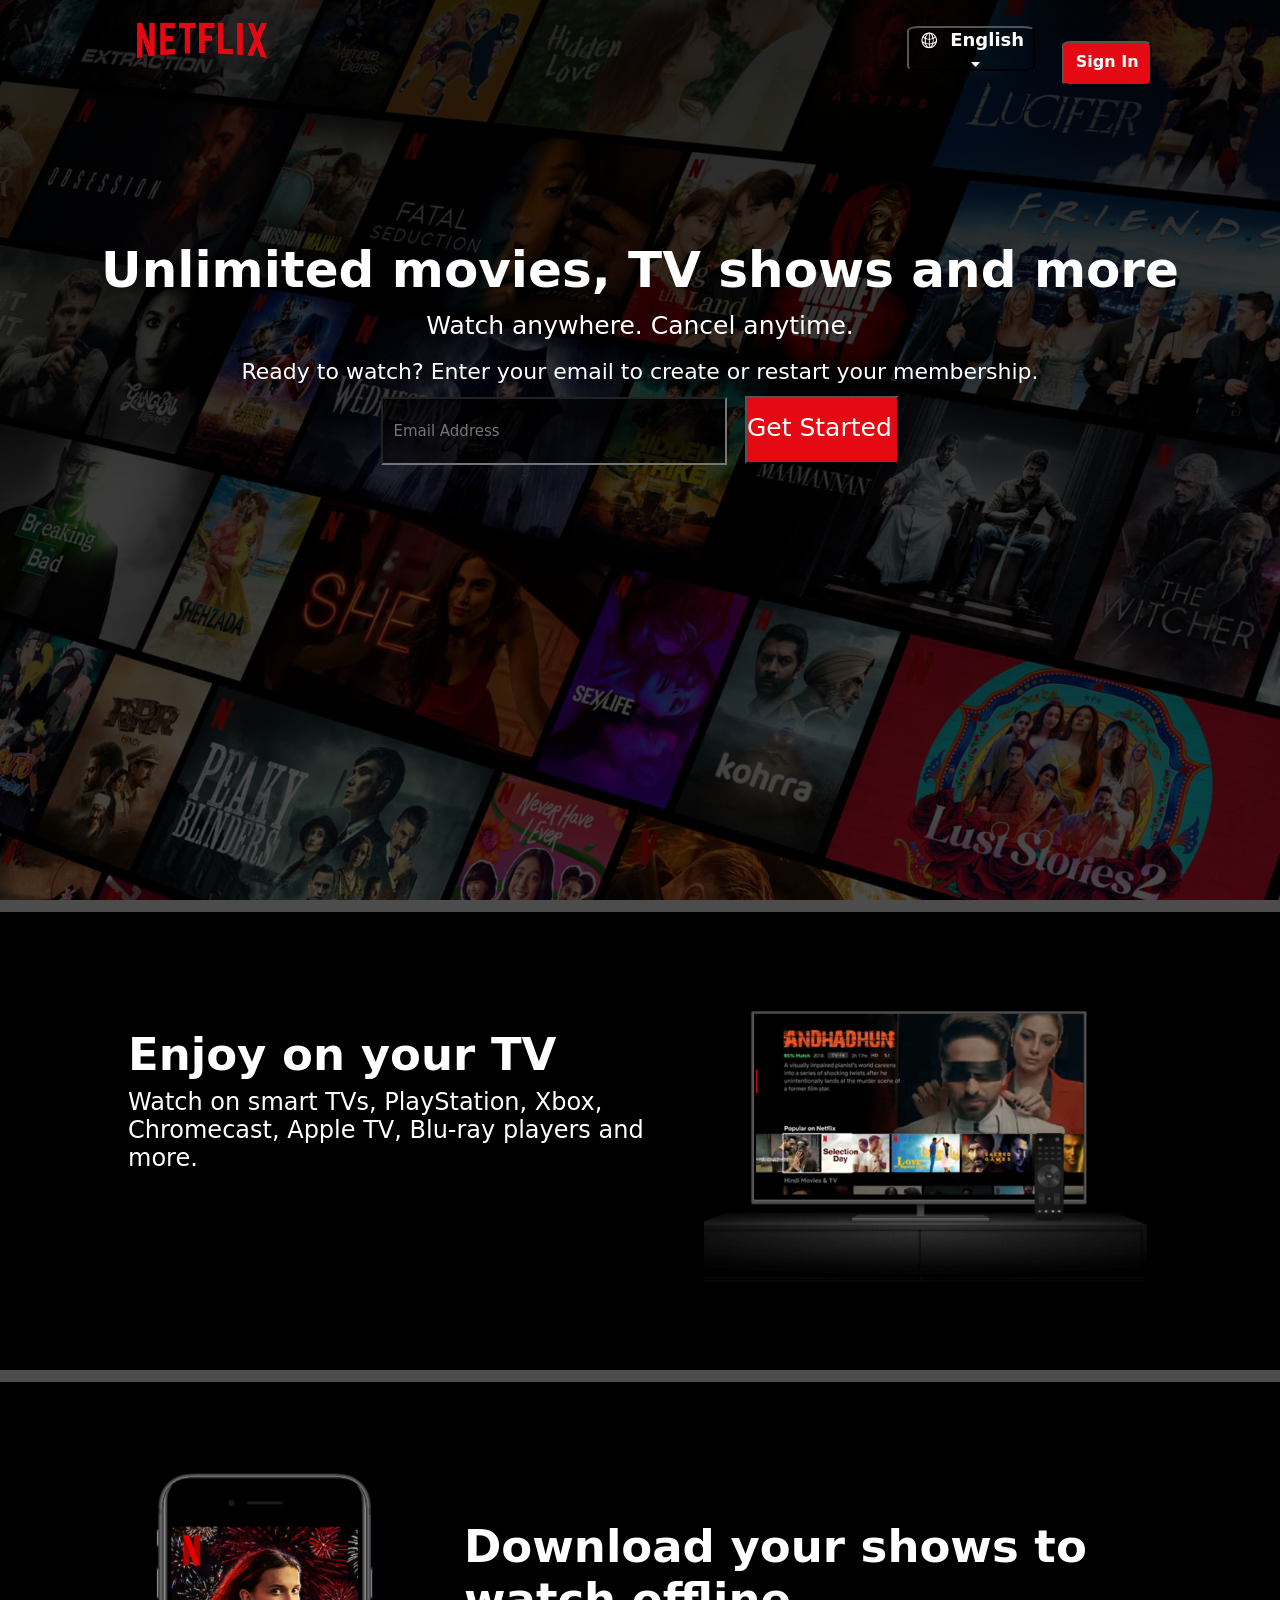
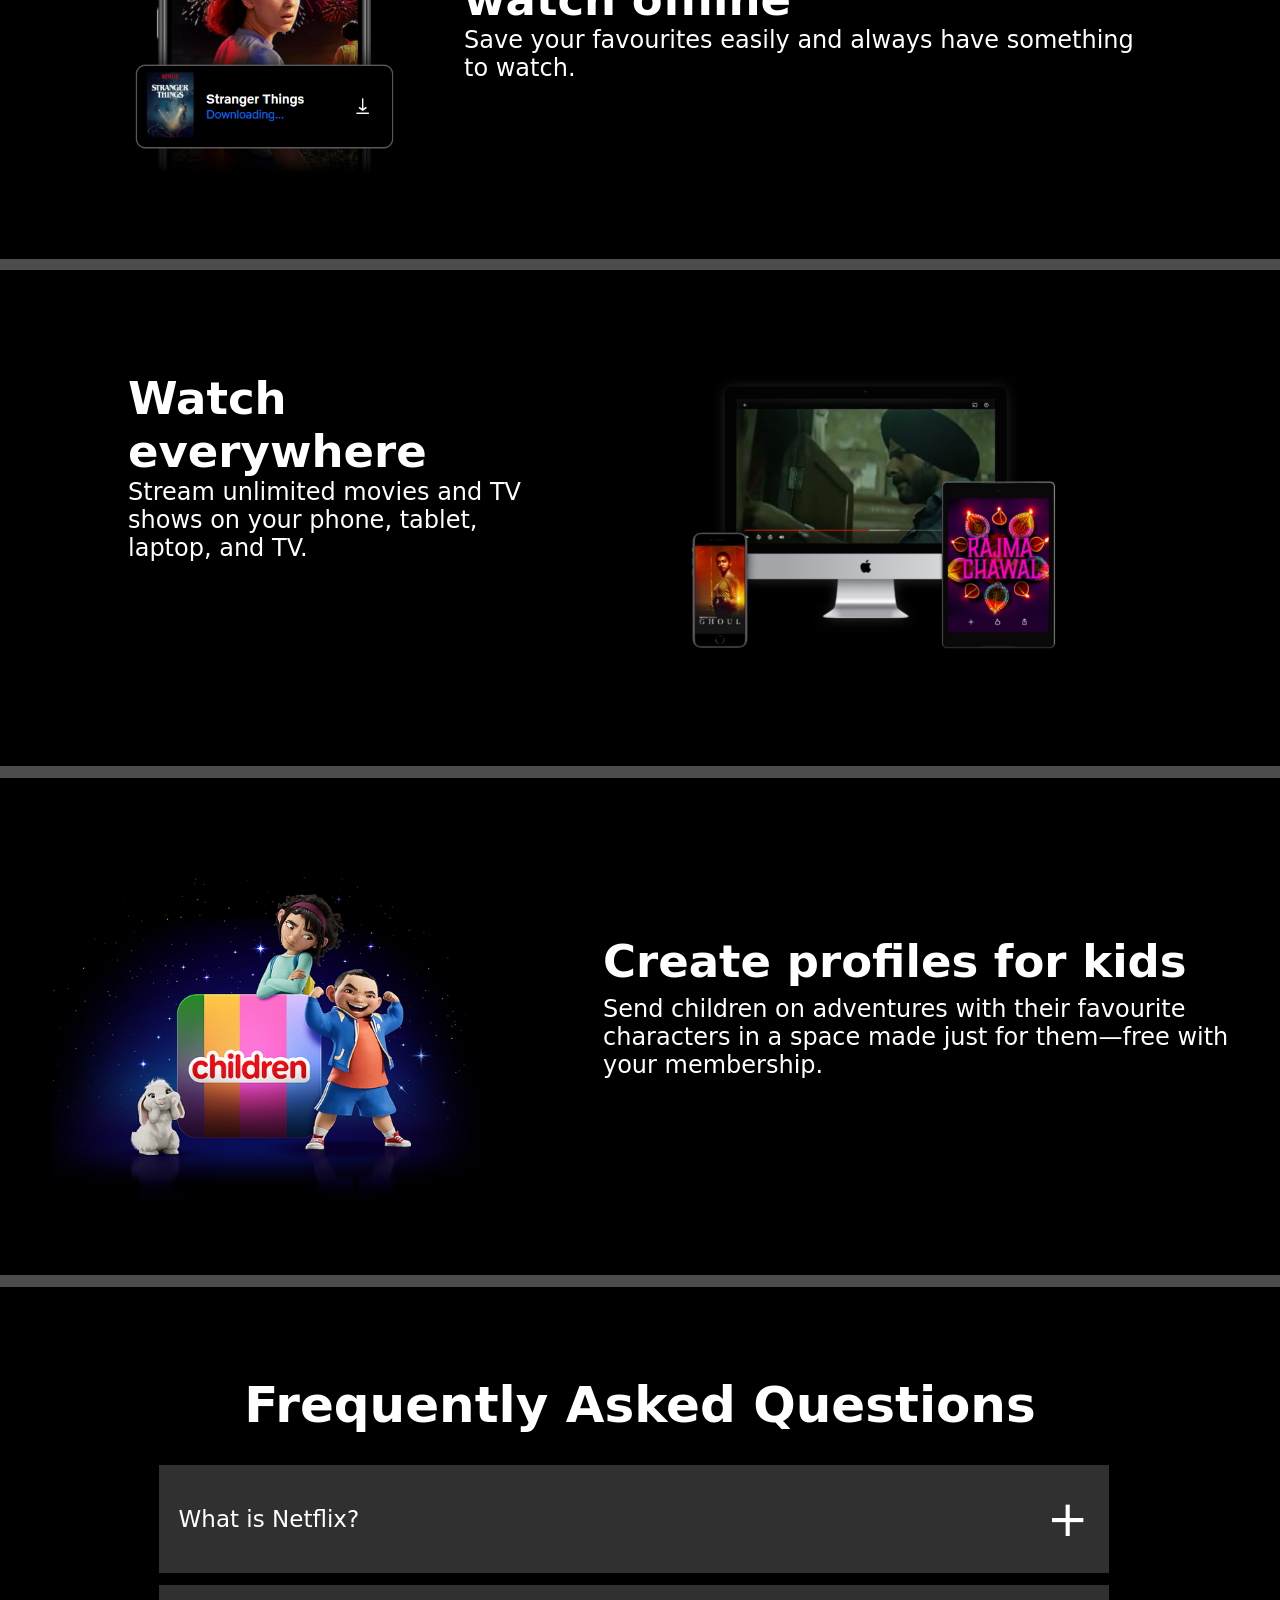
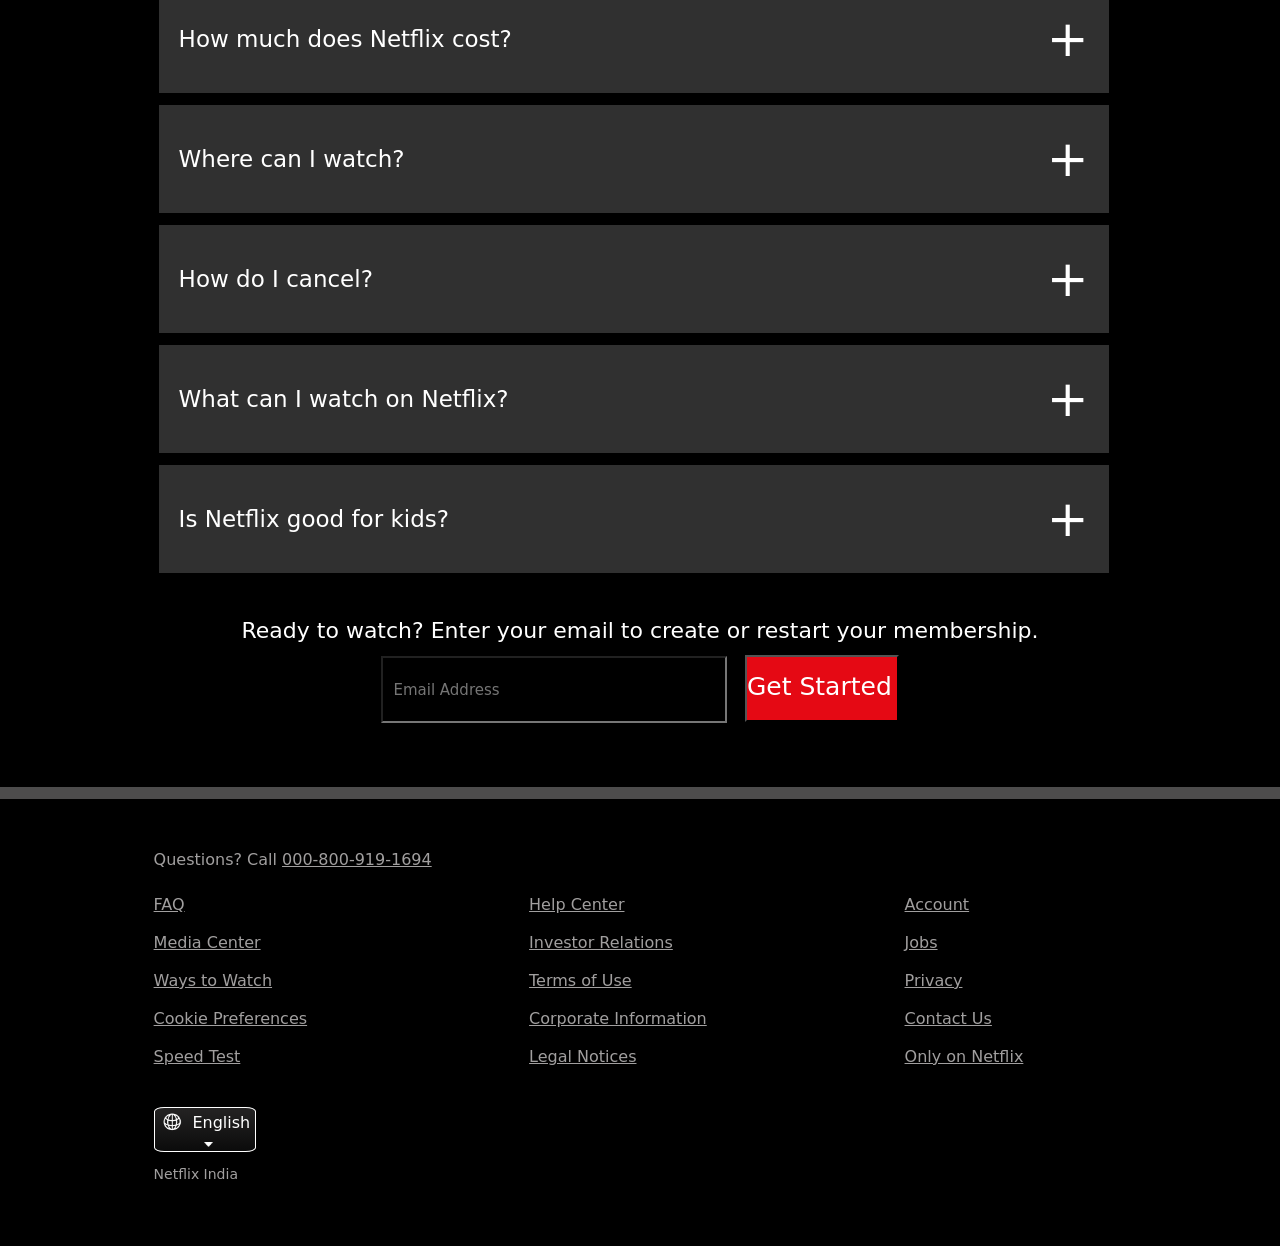
<file: index.html>
<!DOCTYPE html>
<html lang="en">
  <head>
    <meta charset="UTF-8" />
    <meta name="viewport" content="width=device-width, initial-scale=1.0" />
    <title>Netflix Clone</title>
    <link rel="stylesheet" href="style.css" />
  </head>
  <body>
    <header>
    <div class="header">
        <nav>
            <img id="logo" src="images/logo1.png"/>
        </nav>
        <div class="btn">
            <button class="lang"><img src="images/net-icon.png" id="one" alt=""> <span>English</span>  <img  id="two" src="images/down-icon.png" alt=""></button>
            <button class="sign">Sign In</button>
        </div>
    </div>
        <div class="main-content">
            <h1>Unlimited movies, TV shows and more</h1><br>
            <h3>Watch anywhere. Cancel anytime.</h3> <br>
            <h4>Ready to watch? Enter your email to create or restart your membership.</h4>
            <input type="text" class="text" placeholder="Email Address">
            <input type="submit" class="submit" value="Get Started &#62;">
        </div>
    </header>
    <hr>
    
    <section id="enjoy">
        <div class="text-content">
            <h1>Enjoy on your TV</h1>
            <h3>Watch on smart TVs, PlayStation, Xbox, Chromecast, Apple TV, Blu-ray players and more.</h3>
        </div>
        <div class="image" id="tv">
            <img src="images/tv.png" alt="">
        </div>
    </section>
    <hr>

    <section class="rev">
        <div class="image" id="show">
            <img src="images/show.png" alt="">
        </div>
        <div class="text-content" id="download">
            <h1>Download your shows to watch offline</h1>
            <h3>Save your favourites easily and always have something to watch.</h3>
        </div>
    </section>
    <hr>

    <section>
        <div class="text-content" id="watch">
            <h1>Watch everywhere</h1>
            <h3>Stream unlimited movies and TV shows on your phone, tablet, laptop, and TV.</h3>
        </div>
        <div class="image" id="ss">
            <img src="images/ss.png" alt="">
        </div>
    </section>
    <hr>

    <section class="rev">
        <div class="image" id="kid">
            <img src="images/kid.png" alt="">
        </div>
        <div class="text-content" id="create">
            <h1>Create profiles for kids</h1>
            <h3>Send children on adventures with their favourite <br> characters in a space made just for them—free with <br> your membership.</h3>
        </div>
    </section>
    <hr>

    <div class="faq">
        <h2>Frequently Asked Questions</h2>
        <div class="accordian">
            <li>
                <input type="checkbox" name="accordian" id="first">
                <label for="first">What is Netflix?</label>
                <div class="content">
                    <p>Netflix is a streaming service that offers a wide variety of award-winning TV shows, movies, anime, documentaries and more – on thousands of internet-connected devices. <br>
                    You can watch as much as you want, whenever you want, without a single ad – all for one low monthly price. There's always something new to discover, and new TV shows and movies are added every week!
                    </p>
                </div>
            </li>

            <li>
                <input type="checkbox" name="accordian" id="second">
                <label for="second">How much does Netflix cost?</label>
                <div class="content">
                    <p>Watch Netflix on your smartphone, tablet, Smart TV, laptop, or streaming device, all for one fixed monthly fee. Plans range from ₹ 149 to ₹ 649 a month. No extra costs, no contracts.
                    </p>
                </div>
            </li>
            <li>
                <input type="checkbox" name="accordian" id="third">
                <label for="third">Where can I watch?</label>
                <div class="content">
                    <p>Watch anywhere, anytime. Sign in with your Netflix account to watch instantly on the web at netflix.com from your personal computer or on any internet-connected device that offers the Netflix app, including smart TVs, smartphones, tablets, streaming media players and game consoles. <br>
                    You can also download your favourite shows with the iOS, Android, or Windows 10 app. Use downloads to watch while you're on the go and without an internet connection. Take Netflix with you anywhere.
                    </p>
                </div>
            </li>

            <li>
                <input type="checkbox" name="accordian" id="fourth">
                <label for="fourth">How do I cancel?</label>
                <div class="content">
                    <p>Netflix is flexible. There are no annoying contracts and no commitments. You can easily cancel your account online in two clicks. There are no cancellation fees – start or stop your account anytime.
                    </p>
                </div>
            </li>

            <li>
                <input type="checkbox" name="accordian" id="fifth">
                <label for="fifth">What can I watch on Netflix?</label>
                <div class="content">
                    <p>Netflix has an extensive library of feature films, documentaries, TV shows, anime, award-winning Netflix originals, and more. Watch as much as you want, anytime you want.
                    </p>
                </div>
            </li>

            <li>
                <input type="checkbox" name="accordian" id="sixth">
                <label for="sixth">Is Netflix good for kids?</label>
                <div class="content">
                    <p>The Netflix Kids experience is included in your membership to give parents control while kids enjoy family-friendly TV shows and films in their own space. <br>
                    Kids profiles come with PIN-protected parental controls that let you restrict the maturity rating of content kids can watch and block specific titles you don’t want kids to see.
                    </p>
                </div>
            </li>
        </div>
    </div>
    <div class="main">
        <h4>Ready to watch? Enter your email to create or restart your membership.</h4>
        <input type="text" class="text" placeholder="Email Address">
        <input type="submit" class="submit" value="Get Started &#62;">
    </div>
    <hr>

    <p class="que">Questions? Call <a href="#">000-800-919-1694</a></p>
    <div class="cols">
        <div class="col">
            <a href="#">FAQ</a> <br>
            <a href="#">Media Center</a> <br>
            <a href="#">Ways to Watch</a> <br>
            <a href="#">Cookie Preferences</a> <br>
            <a href="#">Speed Test</a>
        </div>
        <div class="col">
            <a href="#">Help Center</a> <br>
            <a href="#">Investor Relations</a> <br>
            <a href="#">Terms of Use</a> <br>
            <a href="#">Corporate Information</a> <br>
            <a href="#">Legal Notices</a>
        </div>
        <div class="col">
            <a href="#">Account</a> <br>
            <a href="#">Jobs</a> <br>
            <a href="#">Privacy</a> <br>
            <a href="#">Contact Us</a> <br>
            <a href="#">Only on Netflix</a>
        </div>
    </div>
    <div class="btn" id="last">
    <button><img id="o" src="images/net-icon.png"  alt=""> English <img id="d" src="images/down-icon.png" alt=""></button>
    <p>Netflix India</p>
</div>
<script src="index.js"></script></script>
  </body>
</html>
</file>
<file: style.css>
* {
    margin: 0;
    padding: 0;
    box-sizing: border-box;
    font-family: system-ui;
}

body {
    background: #000;
    color:#fff;
}

hr {
    height: 1.3vh;
    background: rgb(77, 76, 76);
    border: none;
}

header {
    width: 100%;
    height: 100vh;
    background-image: linear-gradient(rgba(0,0,0,0.8), rgba(0,0,0,0.6)), url(images/bgimg.jpg);
    background-size: cover;
    background-position: center;
    position: relative;
    
}

.header {
    display: flex;
    justify-content: space-between;

}

nav img {
    width: 15vw;
    position: relative;
    bottom: 12%;
    left: 55%;
}

.btn {
    margin-top: 2%;
    padding-right: 10%;
}

button {
    cursor: pointer;
    font-weight: 600;
    font-size: 16px;
    padding-bottom: 5px;
    width: 7vw;
    height: 5vh;
    border-radius: 10%;
    background: #E50914;
    color: #fff;

}

.btn img {
    width: 0.7vw;
    margin-left: 8px;
}

.lang {
    width: 10vw;
    font-size: 18px;
    position: relative;
    right: 10%;
    background: transparent;
}

#one {
    width: 18px;
    position: relative;
    top: 10%;
    right: 5%;
}

.main-content {
    text-align: center;
    margin-top: 10%;
}

.main-content input {
    color: white;
}

.main-content h1 {
    font-weight: 900;
    font-size: 50px;
}

.main-content h3 {
    margin-top: -0.5%;
    font-size: 25px;
    font-weight: 400;
}

h4 {
    font-size: 22px;
    font-weight: 400;
}

.text {
    width: 27vw;
    height: 7.5vh;
    margin-right: 1%;
    margin-top: 1%;
    background: linear-gradient(rgba(0,0,0,0.8), rgba(0,0,0,0.5));
    padding-left: 10px;
    font-size: 15px;
}

.submit {
    width: 12vw;
    height: 7.5vh;
    padding-bottom: 5px;
    background: #E50914;
    color: #fff;
    font-size: 25px;
    font-weight: 500;
    cursor: pointer;
}

section {
    display: flex;
    justify-content: space-around;
    align-items: center;
}

section .text-content {
    margin-bottom: 8%;
}

.text-content h1 {
    font-size: 45px;
    font-weight: 900;
    margin-bottom: 7px;
}

.text-content h3 {
    font-size: 24px;
    font-weight: 400;
}

.image img {
    width: 35vw;
    margin-top: 20%;
    margin-bottom: 15%;
}

.image img:hover {
    transform: scale(1.1);
    transition: 0.5s;
    cursor: pointer;
}

#enjoy {
    margin: 0 10%;
}

#show img {
    margin-left: 30%;
    width: 25vw;
}

#download {
    margin-bottom: 3%;
}

#download h1, #download h3{
    margin: 0 15%;
}

#watch h1, #watch h3{
    margin: 0 15%;
    margin-left: 20%;
}

#ss {
    margin-right: 15%;
}

#create {
    margin-top: 5%;
}

.faq {
    margin-bottom: 5%;
}

.faq h2 {
    text-align: center;
    margin-top: 7%;
    margin-bottom: 2%;
    font-size: 50px;
    font-weight: 800;
}

.accordian {
    margin-left: 12%;
    width: 100%;
    max-width: 750px;
}

.accordian li {
    list-style: none;
    width: 75vw;
    padding: 5px;
}

.accordian li label {
    height: 12vh;
    display: flex;
    align-items: center;
    padding: 20px;
    font-size: 23px;
    font-weight: 500;
    background: #303030;
    margin-bottom: 2px;
    cursor: pointer;
    position: relative;
}

label::after {
    content: '+';
    font-size: 50px;
    position: absolute;
    right: 20px;
    transition: transform 0.5s;

}

input[type="checkbox"] {
    display: none;
}

.accordian .content {
    font-size: 23px;
    background: #303030;
    text-align: left;
    padding: 0 20px;
    max-height: 0;
    overflow: hidden;
    transition: max-height 0.5s, padding 0.5s;
}

.accordian input[type="checkbox"]:checked + label + .content {
    max-height: 600px;
    padding: 30px 20px;
}

.accordian input[type="checkbox"]:checked + label::after {
    transform: rotate(135deg);
}

.main {
    text-align: center;
    margin-top: -2%;
    margin-bottom: 5%;
}

.que {
    margin-left: 12%;
    margin-bottom: 2%;
    margin-top: 4%;
    color: #a19f9f;
}

.que a {
    color: #a19f9f;
}

.cols {
    display: flex;
    justify-content: space-around;
    margin-bottom: 10px;
    margin-left: 12%;
}

.cols .col {
    flex-basis: 25%;
    flex-grow: 1;
    margin-bottom: 15px;
}

.cols .col a {
    display: block;
    color: #a19f9f;
}

#last {
    margin-left: 12%;
    margin-bottom: 5%;
}

#last button {
    width: 8vw;
    background: linear-gradient(rgb(36, 35, 35), rgba(16, 16, 16, 0.7));
    padding-bottom: 5px;
    border: 0.5px solid white;
    font-weight: 400;
}

button #o {
    width: 20px;
    position: relative;
    right: 5px;
    top: 4px;
}

#last p {
    margin-top: 1.5%;
    color: #a19f9f;
    font-size: 14px;
}



/* Responsive desing starts here*/
@media (max-width: 500px) {
    header {
        height: 80vh;
    }
    .header {
        padding-top: 3%;
    }
    button span{
        display: none;
    }
    button {
        width: 20vw;
        height: 5vh;
    }
    button #two {
        width: 3vw;
    }
    .lang {
        width: 20vw;
    }
    #logo {
        width: 35vw;
        position: relative;
        left: 5%;
    }
    .main-content {
        margin-top: 15%;
    }
    .main-content h1 {
        font-size: 32px;
        font-weight: 500;
        margin: 0 10px;
    }
    .main-content h3 {
        font-size: 22px;
    }
    .main-content h4 {
        font-size: 22px;
        margin: 0 10%;
    }
    .main-content .text {
        width: 85vw;
        font-size: 20px;
        margin-top: 4%;
    }
    .submit {
        width: 50vw;
        margin-top: 4%;
        font-size: 25px;
    }
    section {
        display: block;
        margin-top: 10%;
    }
    .rev {
        display: flex;
        flex-direction: column-reverse;
    }
    #enjoy h1{
        font-size: 35px;
        font-weight: 600;
        text-align: center;
        margin-top: 10%;
    }
    #enjoy h3 {
        font-size: 22px;
        font-weight: 200;
        margin: 0 5%;
        margin-top: 5%;
        text-align: center;
    }
    #tv img {
        width: 85vw;
    }
    #show {
        margin-right: 50%;
        margin-top: -5%;
    }
    #show img {
        width: 80vw;
    } 
    
    #download h1 {
        font-size: 35px;
        font-weight: 600;
        text-align: center;
        margin: 0 6%;
        margin-bottom: 5%;
    }
    #download h3 {
        margin: 0 3%;
        font-size: 25px;
        text-align: center;
    }
    #watch h1 {
        font-size: 35px;
        font-weight: 600;
        text-align: center;
        margin: 0;
        margin-bottom: 5%;
    }
    #watch h3 {
        font-size: 24px;
        margin: 0 5%;
        text-align: center;
    }
    #ss img {
        width: 90vw;
        margin-left: 5%;
    }
    #create h1 {
        font-size: 35px;
        font-weight: 600;
        margin: 0 8%;
        margin-bottom: 5%;
        text-align: center;
    }
    #create h3 {
        font-size: 25px;
        text-align: center;
        margin: 0 5%;
    }
    #kid img {
        width: 90vw;
        margin-left: 3%;
    }
    .faq h2 {
        font-size: 35px;
        text-align: center;
        font-weight: 600;
        margin-bottom: 10%;
    }
    .accordian .content {
        font-size: 15px;
    }
    .accordian li label {
        padding: 10px;
        font-size: 20px;
        font-weight: 500;
        width: 91vw;
        height: 10vh;
        margin-left: -10%;
    }
    label::after {
        font-size: 40px;
        font-weight: 300;
        position: absolute;
        right: 4%;
    }
    .accordian  .content {
        width: 91vw;
        margin-left: -10%;
        font-size: 21px;
    }
    .main h4 {
        text-align: center;
        margin: 0 10%;
        margin-top: 12%;
    }
    .main .text {
        width: 80vw;
        font-size: 20px;
        margin-left: 2%;
        margin-top: 5%;
    }
    .que {
        margin-bottom: 10%;
        font-size: 18px;
    }
    .cols {
        display: block;
        margin-bottom: 10%;
    }
    #last button {
        width: 32vw;
        margin-bottom: 8%;
    }
    #d {
        width: 3vw;
    }
}
</file>
